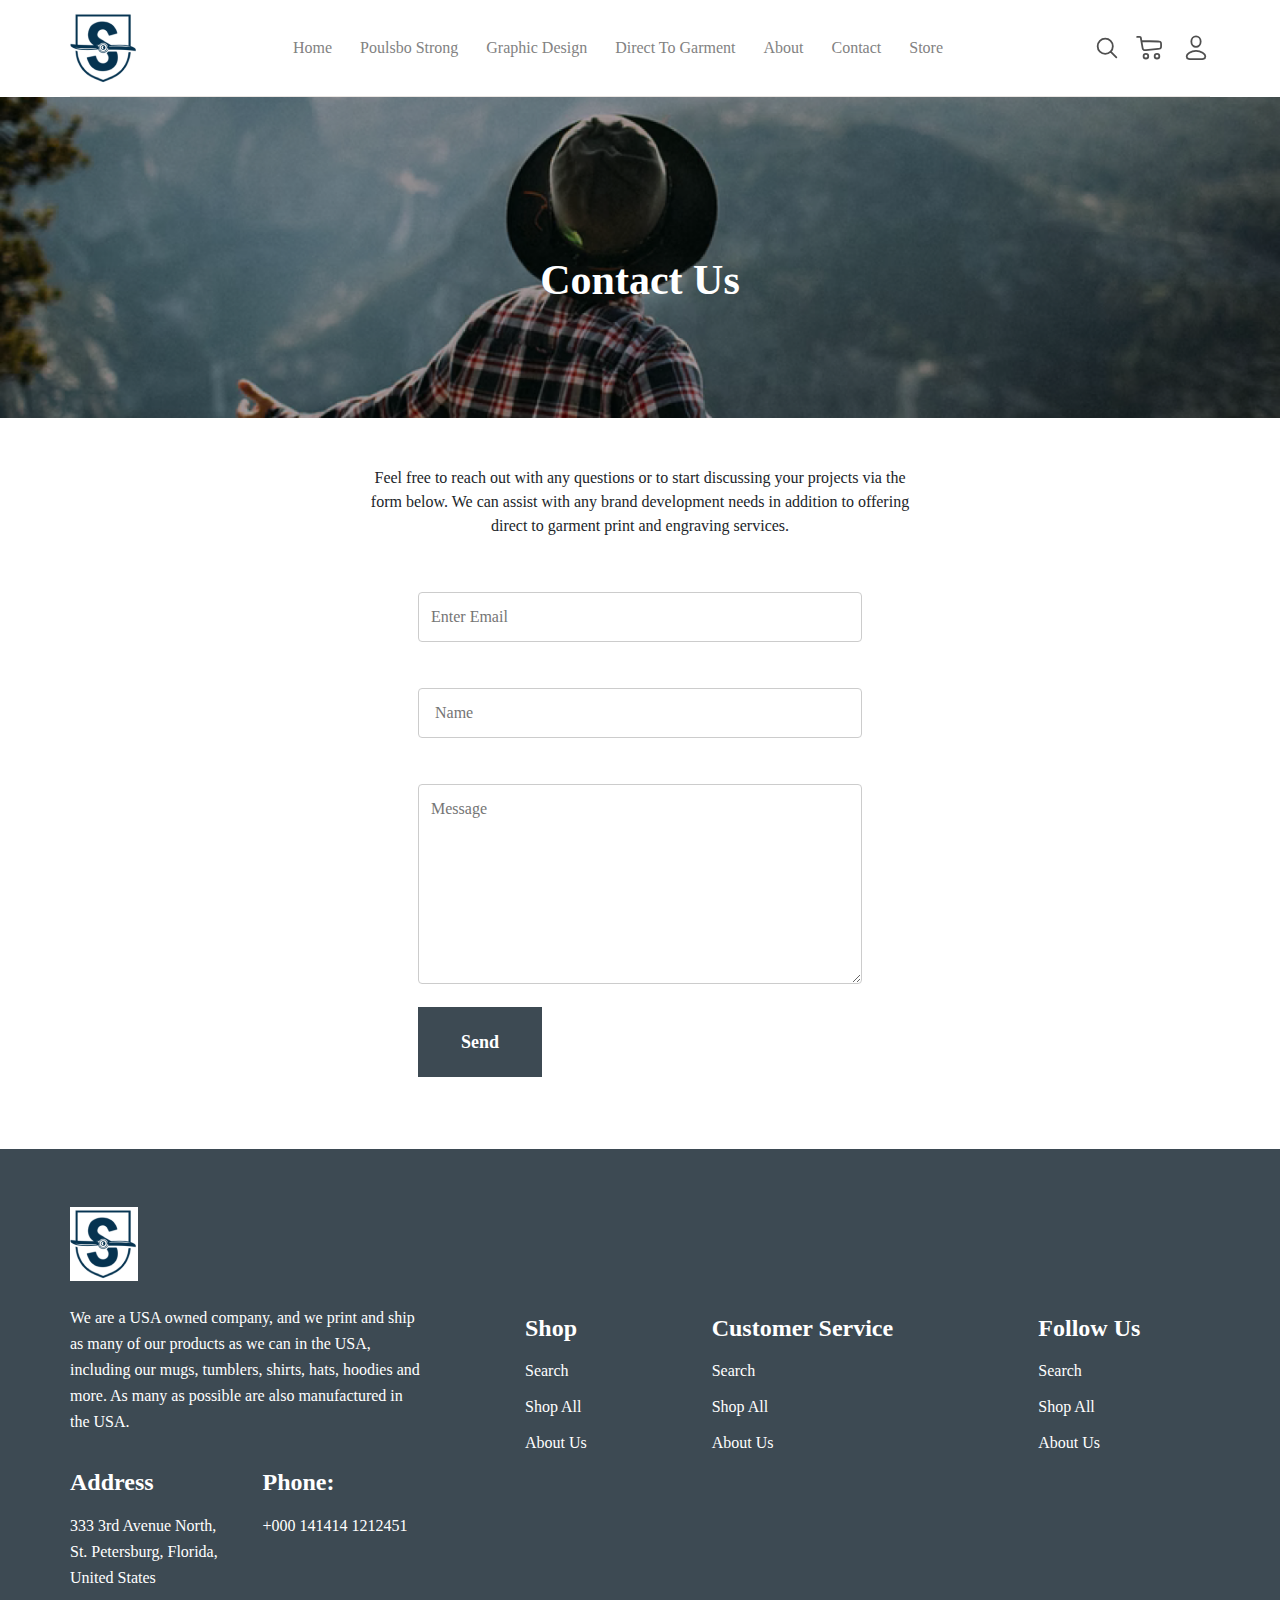
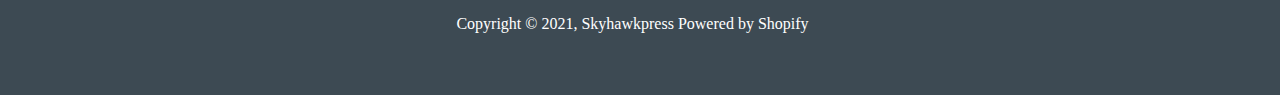
<file: contact.html>
<!DOCTYPE html>
<html lang="en">
  <head>
    <meta charset="UTF-8" />
    <meta name="viewport" content="width=device-width,initial-scale=1" />
    <title>contact</title>

    <!--Font awssam icon-->
    <link
      rel="stylesheet"
      href="https://use.fontawesome.com/releases/v5.5.0/css/all.css"
      integrity="sha384-B4dIYHKNBt8Bc12p+WXckhzcICo0wtJAoU8YZTY5qE0Id1GSseTk6S+L3BlXeVIU"
      crossorigin="anonymous"
    />

    <link rel="stylesheet" href="CSS/slick.css" />
    <link rel="stylesheet" href="CSS/slick-theme.css" />
    <link rel="stylesheet" href="CSS/bootstrap.min.css" />
    <link rel="stylesheet" href="CSS/style.css" />
  </head>

  <body>
    <header>
      <!--Navbar start-->
      <div class="container no-p">
        <nav class="navbar navbar-expand-lg">
          <a class="navbar-brand" href="index.html">
            <img src="images/Logo/image%209.png" alt="" />
          </a>
          <button
            class="navbar-toggler"
            type="button"
            data-toggle="collapse"
            data-target="#navbarText"
            aria-controls="navbarText"
            aria-expanded="false"
            aria-label="Toggle navigation"
          >
            <span class="navbar-toggler-icon">
              <i class="fa fa-bars" aria-hidden="true"></i>
            </span>
          </button>
          <div class="collapse navbar-collapse" id="navbarText">
            <ul class="navbar-nav m-auto">
              <li class="nav-item active">
                <a class="nav-link" href="index.html">Home <span class="sr-only">(current)</span></a>
              </li>
              <li class="nav-item">
                <a class="nav-link" href="#">Poulsbo Strong</a>
              </li>
              <li class="nav-item">
                <a class="nav-link" href="design.html">Graphic Design</a>
              </li>
              <li class="nav-item">
                <a class="nav-link" href="garment.html">Direct To Garment</a>
              </li>
              <li class="nav-item">
                <a class="nav-link" href="about.html">About</a>
              </li>

              <li class="nav-item">
                <a class="nav-link" href="contact.html">Contact</a>
              </li>
              <li class="nav-item">
                <a class="nav-link" href="store.html">Store</a>
              </li>
            </ul>
            <span class="navbar-icon">
              <a href="">
                <img src="images/Icon/serch-bar.svg" alt="" />
              </a>
              <a href="">
                <img src="images/Icon/Cart.svg" alt="" />
              </a>
              <a href="">
                <img src="images/Icon/User.svg" alt="" />
              </a>
            </span>
          </div>
        </nav>
      </div>
    </header>
    <!--Navbar end-->

    <!--Banner Start -->
    <div class="about-banner">
      <img src="images/contact.png" class="img-fluid" alt="" />
      <div class="center">
        <h4 class="">Contact Us</h4>
      </div>
    </div>

    <!--Contact section-->
    <div class="container py-3 py-md-4 py-lg-5">
      <div class="row">
        <div class="col-md-12">
          <p class="text-center">
            Feel free to reach out with any questions or to start discussing your projects via the <br />form below. We
            can assist with any brand development needs in addition to offering <br />direct to garment print and
            engraving services.
          </p>
        </div>
        <div class="col-md-12 my-0 my-md-2 my-lg-4">
          <div class="contact-form">
            <form action="action_page.php">
              <label for="email"></label>
              <input type="text" placeholder="Enter Email" name="email" id="email" required />

              <label for="lname"></label>
              <input type="text" id="lname" name="lastname" placeholder=" Name" />
              <div class="">
                <label for="subject"></label>
                <textarea id="subject" name="subject" placeholder="Message" style="height: 200px"></textarea>
              </div>
              <a class="btn button" href="">Send</a>
            </form>
          </div>
        </div>
      </div>
    </div>

    <!--Footer Start-->
    <footer>
      <div class="footer">
        <div class="container no-pl">
          <a href="index.html">
            <img class="mb-4" src="images/Logo/image%209.png" alt="" />
          </a>
          <div class="row">
            <div class="col-md-4">
              <p>
                We are a USA owned company, and we print and ship as many of our products as we can in the USA,
                including our mugs, tumblers, shirts, hats, hoodies and more. As many as possible are also manufactured
                in the USA.
              </p>
              <div class="row mt-4">
                <div class="col-md-6">
                  <h6>Address</h6>
                  <p>333 3rd Avenue North, St. Petersburg, Florida, United States</p>
                </div>
                <div class="col-md-6">
                  <h6>Phone:</h6>
                  <p>+000 141414 1212451</p>
                </div>
              </div>
            </div>
            <div class="col-md-8">
              <div class="row">
                <div class="col-md-4">
                  <div class="foot-custom">
                    <h6>Shop</h6>
                    <ul>
                      <li><a href="">Search</a></li>
                      <li><a href="store.html" target="_blank">Shop All</a></li>
                      <li><a href="about.html" target="_blank">About Us</a></li>
                    </ul>
                  </div>
                </div>
                <div class="col-md-4">
                  <div>
                    <h6>Customer Service</h6>
                    <ul>
                      <li><a href="">Search</a></li>
                      <li><a href="store.html" target="_blank">Shop All</a></li>
                      <li><a href="about.html" target="_blank">About Us</a></li>
                    </ul>
                  </div>
                </div>
                <div class="col-md-4">
                  <div class="foot-custom">
                    <h6>Follow Us</h6>
                    <ul>
                      <li><a href="">Search</a></li>
                      <li><a href="store.html" target="_blank">Shop All</a></li>
                      <li><a href="about.html" target="_blank">About Us</a></li>
                    </ul>
                  </div>
                </div>
              </div>
            </div>
          </div>
          <div class="footer-bottom">
            <p>Copyright © 2021, Skyhawkpress Powered by Shopify</p>
          </div>
        </div>
      </div>
    </footer>
    <!--Footer End-->

    <script src="JS/jquery-3.6.0.min.js"></script>
    <script src="JS/slim.main.js"></script>
    <script src="JS/popper.min.js"></script>
    <script src="JS/slick.min.js"></script>
    <script src="JS/bootstrap.min.js"></script>
    <script src="JS/main.js"></script>
  </body>
</html>
</file>
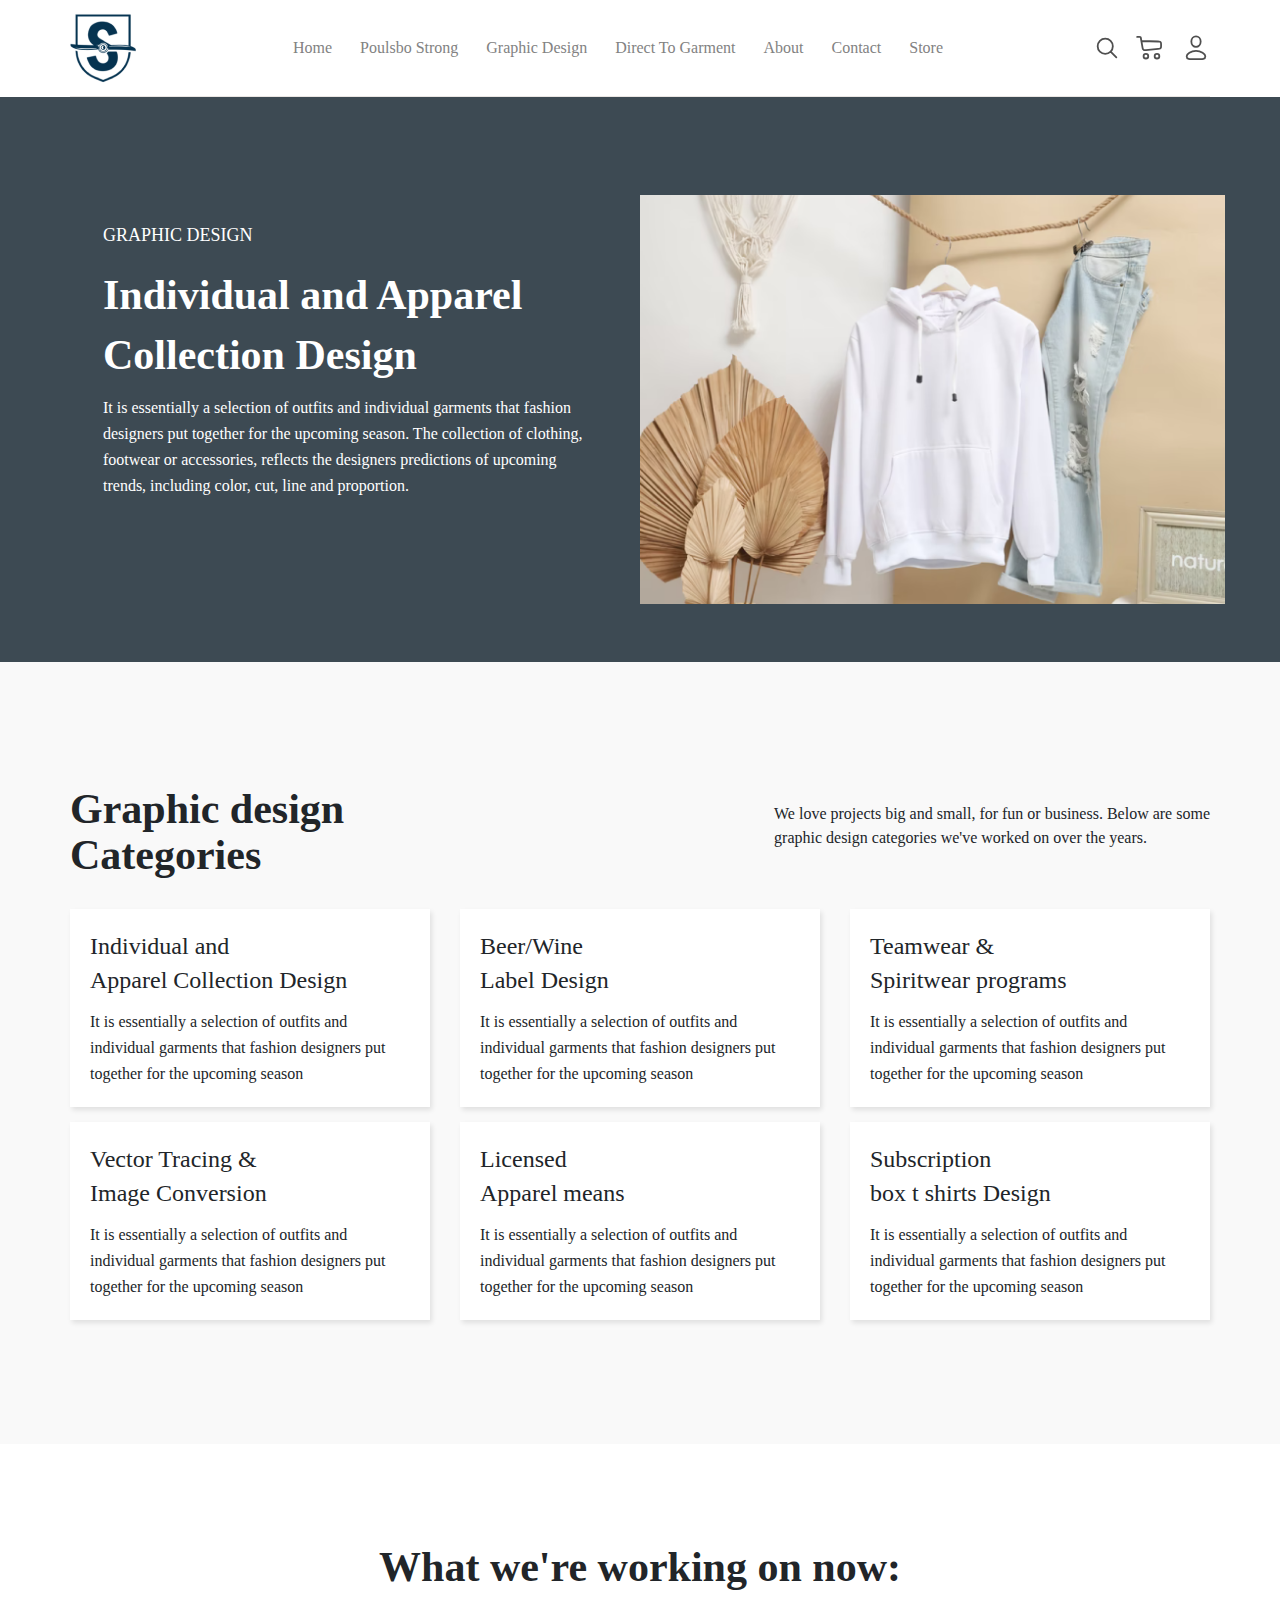
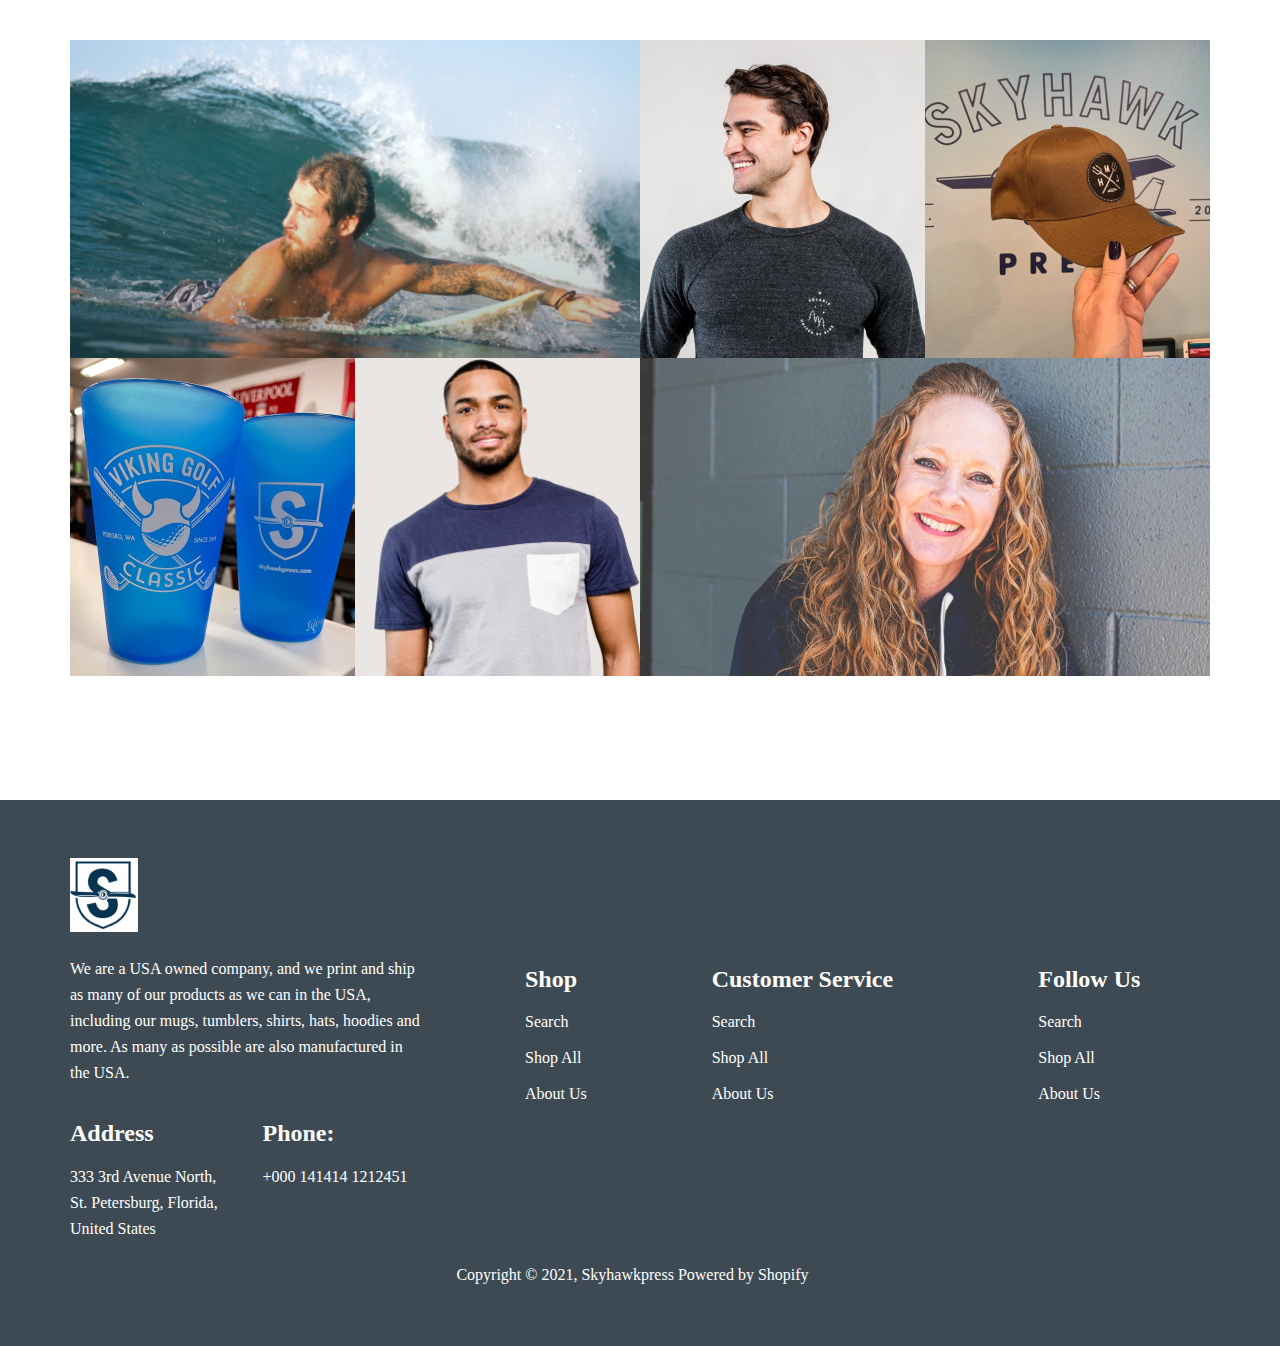
<file: design.html>
<!DOCTYPE html>
<html lang="en">
  <head>
    <meta charset="UTF-8" />
    <meta name="viewport" content="width=device-width,initial-scale=1" />
    <title>Graphic Design</title>

    <!--Font awssam icon-->
    <link
      rel="stylesheet"
      href="https://use.fontawesome.com/releases/v5.5.0/css/all.css"
      integrity="sha384-B4dIYHKNBt8Bc12p+WXckhzcICo0wtJAoU8YZTY5qE0Id1GSseTk6S+L3BlXeVIU"
      crossorigin="anonymous"
    />

    <link rel="stylesheet" href="CSS/slick.css" />
    <link rel="stylesheet" href="CSS/slick-theme.css" />
    <link rel="stylesheet" href="CSS/bootstrap.min.css" />
    <link rel="stylesheet" href="CSS/style.css" />
  </head>

  <body>
    <header>
      <!--Navbar start-->
      <div class="container no-p">
        <nav class="navbar navbar-expand-lg">
          <a class="navbar-brand" href="index.html">
            <img src="images/Logo/image%209.png" alt="" />
          </a>
          <button
            class="navbar-toggler"
            type="button"
            data-toggle="collapse"
            data-target="#navbarText"
            aria-controls="navbarText"
            aria-expanded="false"
            aria-label="Toggle navigation"
          >
            <span class="navbar-toggler-icon">
              <i class="fa fa-bars" aria-hidden="true"></i>
            </span>
          </button>
          <div class="collapse navbar-collapse" id="navbarText">
            <ul class="navbar-nav m-auto">
              <li class="nav-item active">
                <a class="nav-link" href="index.html">Home</a>
              </li>
              <li class="nav-item">
                <a class="nav-link" href="#">Poulsbo Strong</a>
              </li>
              <li class="nav-item">
                <a class="nav-link" href="design.html">Graphic Design <span class="sr-only">(current)</span></a>
              </li>
              <li class="nav-item">
                <a class="nav-link" href="garment.html">Direct To Garment</a>
              </li>
              <li class="nav-item">
                <a class="nav-link" href="about.html">About</a>
              </li>

              <li class="nav-item">
                <a class="nav-link" href="contact.html">Contact</a>
              </li>
              <li class="nav-item">
                <a class="nav-link" href="store.html">Store</a>
              </li>
            </ul>
            <span class="navbar-icon">
              <a href="">
                <img src="images/Icon/serch-bar.svg" alt="" />
              </a>
              <a href="">
                <img src="images/Icon/Cart.svg" alt="" />
              </a>
              <a href="">
                <img src="images/Icon/User.svg" alt="" />
              </a>
            </span>
          </div>
        </nav>
      </div>
    </header>
    <!--Navbar end-->

    <!--banner start-->
    <div class="bottom-banner">
      <div class="container no-p">
        <div class="row flex-column-reverse flex-md-row">
          <div class="col-md-6 px-2 px-md-3 px-lg-5">
            <h6>GRAPHIC DESIGN</h6>
            <h4>Individual and Apparel Collection Design</h4>
            <p>
              It is essentially a selection of outfits and individual garments that fashion designers put together for
              the upcoming season. The collection of clothing, footwear or accessories, reflects the designers
              predictions of upcoming trends, including color, cut, line and proportion.
            </p>
          </div>
          <div class="col-md-6 design no-p">
            <img class="img-fluid" src="images/Graphic%20design.png" style="" alt="" />
          </div>
        </div>
      </div>
    </div>
    <!--Design-banner end-->

    <!--Work sections start-->
    <div id="work">
      <div class="container no-p">
        <div class="row">
          <div class="col-12 col-md-6 col-lg-6">
            <h4 class="text-center text-md-left text-lg-left">
              Graphic design <br />
              Categories
            </h4>
          </div>
          <div class="col-12 col-md-6 col-lg-6">
            <p class="mt-3 d-flex justify-content-end">
              We love projects big and small, for fun or business. Below are some <br />
              graphic design categories we've worked on over the years.
            </p>
          </div>
        </div>

        <div class="row">
          <div class="col-12 col-md-6 col-lg-4">
            <div class="card">
              <div class="card-body">
                <h6 class="card-title">
                  Individual and <br />
                  Apparel Collection Design
                </h6>
                <p class="card-text">
                  It is essentially a selection of outfits and individual garments that fashion designers put together
                  for the upcoming season
                </p>
              </div>
            </div>
          </div>
          <div class="col-12 col-md-6 col-lg-4">
            <div class="card">
              <div class="card-body">
                <h6 class="card-title">
                  Beer/Wine <br />
                  Label Design
                </h6>
                <p class="card-text">
                  It is essentially a selection of outfits and individual garments that fashion designers put together
                  for the upcoming season
                </p>
              </div>
            </div>
          </div>
          <div class="col-12 col-md-6 col-lg-4">
            <div class="card">
              <div class="card-body">
                <h6 class="card-title">
                  Teamwear & <br />
                  Spiritwear programs
                </h6>
                <p class="card-text">
                  It is essentially a selection of outfits and individual garments that fashion designers put together
                  for the upcoming season
                </p>
              </div>
            </div>
          </div>
          <div class="col-12 col-md-6 col-lg-4">
            <div class="card">
              <div class="card-body">
                <h6 class="card-title">
                  Vector Tracing & <br />
                  Image Conversion
                </h6>
                <p class="card-text">
                  It is essentially a selection of outfits and individual garments that fashion designers put together
                  for the upcoming season
                </p>
              </div>
            </div>
          </div>
          <div class="col-12 col-md-6 col-lg-4">
            <div class="card">
              <div class="card-body">
                <h6 class="card-title">Licensed <br />Apparel means</h6>
                <p class="card-text">
                  It is essentially a selection of outfits and individual garments that fashion designers put together
                  for the upcoming season
                </p>
              </div>
            </div>
          </div>
          <div class="col-12 col-md-6 col-lg-4">
            <div class="card">
              <div class="card-body">
                <h6 class="card-title">
                  Subscription <br />
                  box t shirts Design
                </h6>
                <p class="card-text">
                  It is essentially a selection of outfits and individual garments that fashion designers put together
                  for the upcoming season
                </p>
              </div>
            </div>
          </div>
        </div>
        <!--Card End-->
      </div>
    </div>
    <!--Work sections End-->

    <!--gallery start-->
    <div class="gallery" style="background: none">
      <div class="container">
        <h4 class="text-center">What we're working on now:</h4>
        <div class="row mt-5">
          <div class="col-6 col-md-6 large no-p">
            <a href="" class=""><img src="images/Rectangle%203814.png" alt="" /></a>
          </div>
          <div class="col-3 col-md-3 smale-1 no-p">
            <a href="" class="">
              <img src="images/Rectangle%203816.png" alt="" />
            </a>
          </div>
          <div class="col-3 col-md-3 smale-2 no-p">
            <a href="">
              <img src="images/Rectangle%203815.png" alt="" />
            </a>
          </div>
        </div>
        <div class="row">
          <div class="col-6 col-md-3 no-p large">
            <a href="">
              <img src="images/Rectangle%203818.png" alt="" />
            </a>
          </div>
          <div class="col-3 col-md-3 smale-1 no-p">
            <a href="">
              <img src="images/Brand/Rectangle%203769.png" alt="" />
            </a>
          </div>
          <div class="col-3 col-md-6 smale-2 no-p">
            <a href="">
              <img src="images/Rectangle%203819.png" alt="" />
            </a>
          </div>
        </div>
      </div>
    </div>
    <!--gallery end-->

    <!--Footer Start-->
    <footer>
      <div class="footer">
        <div class="container no-pl">
          <a href="index.html">
            <img class="mb-4" src="images/Logo/image%209.png" alt="" />
          </a>
          <div class="row">
            <div class="col-md-4">
              <p>
                We are a USA owned company, and we print and ship as many of our products as we can in the USA,
                including our mugs, tumblers, shirts, hats, hoodies and more. As many as possible are also manufactured
                in the USA.
              </p>
              <div class="row mt-4">
                <div class="col-md-6">
                  <h6>Address</h6>
                  <p>333 3rd Avenue North, St. Petersburg, Florida, United States</p>
                </div>
                <div class="col-md-6">
                  <h6>Phone:</h6>
                  <p>+000 141414 1212451</p>
                </div>
              </div>
            </div>
            <div class="col-md-8">
              <div class="row">
                <div class="col-md-4">
                  <div class="foot-custom">
                    <h6>Shop</h6>
                    <ul>
                      <li><a href="">Search</a></li>
                      <li><a href="store.html" target="_blank">Shop All</a></li>
                      <li><a href="about.html" target="_blank">About Us</a></li>
                    </ul>
                  </div>
                </div>
                <div class="col-md-4">
                  <div>
                    <h6>Customer Service</h6>
                    <ul>
                      <li><a href="">Search</a></li>
                      <li><a href="store.html" target="_blank">Shop All</a></li>
                      <li><a href="about.html" target="_blank">About Us</a></li>
                    </ul>
                  </div>
                </div>
                <div class="col-md-4">
                  <div class="foot-custom">
                    <h6>Follow Us</h6>
                    <ul>
                      <li><a href="">Search</a></li>
                      <li><a href="store.html" target="_blank">Shop All</a></li>
                      <li><a href="about.html" target="_blank">About Us</a></li>
                    </ul>
                  </div>
                </div>
              </div>
            </div>
          </div>
          <div class="footer-bottom">
            <p>Copyright © 2021, Skyhawkpress Powered by Shopify</p>
          </div>
        </div>
      </div>
    </footer>
    <!--Footer End-->

    <script src="JS/jquery-3.6.0.min.js"></script>
    <script src="JS/slim.main.js"></script>
    <script src="JS/popper.min.js"></script>
    <script src="JS/slick.min.js"></script>
    <script src="JS/bootstrap.min.js"></script>
    <script src="JS/main.js"></script>
  </body>
</html>
</file>
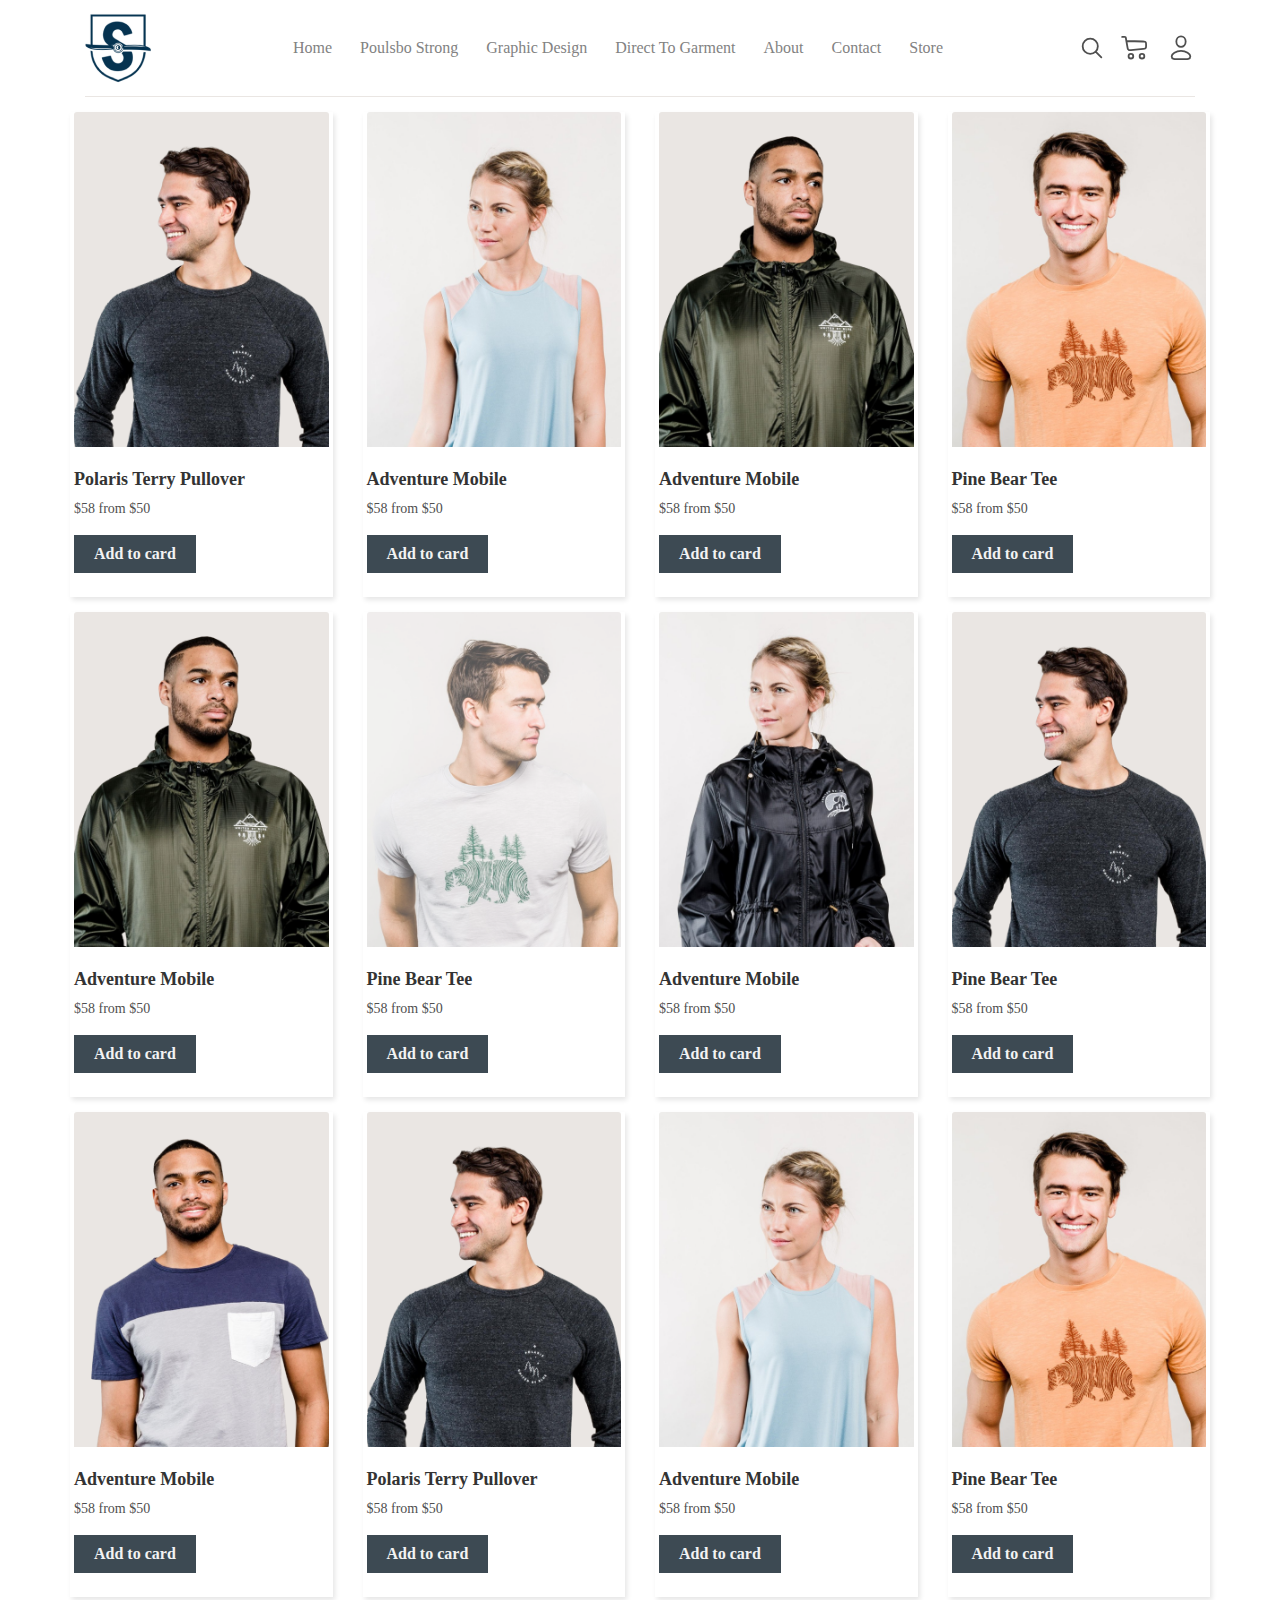
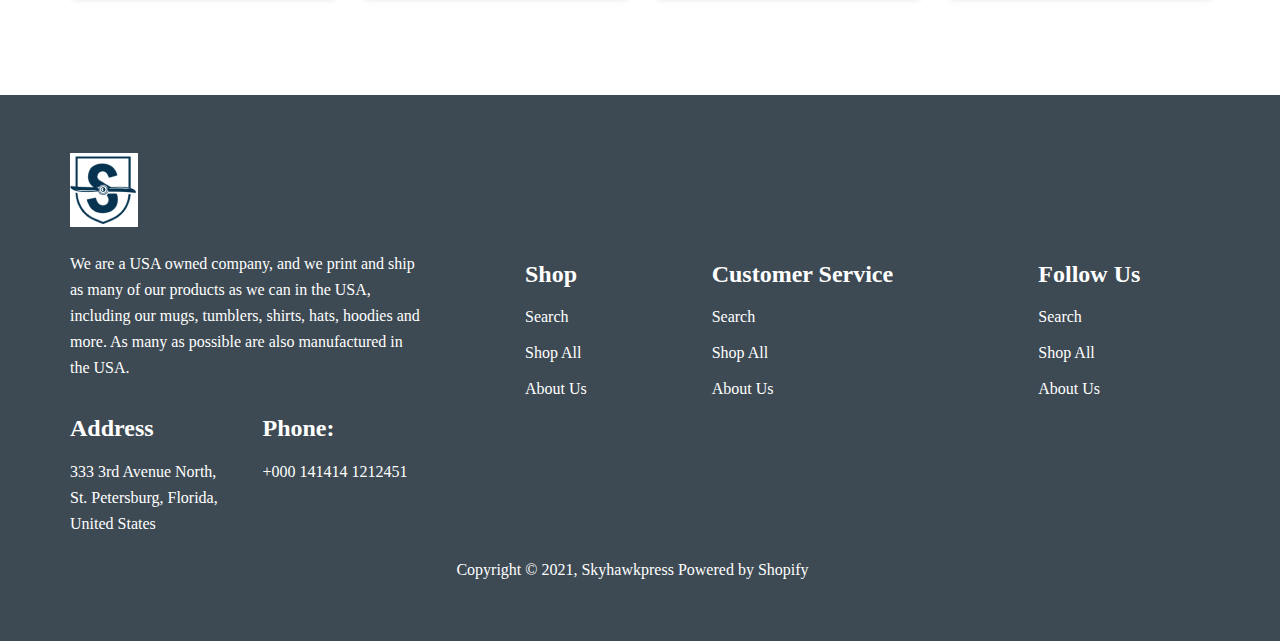
<file: store.html>
<!DOCTYPE html>
<html lang="en">
<head>
    <meta charset="UTF-8">
    <meta name="viewport" content="width=device-width,initial-scale=1">
    <title>Store</title>

    <!--Font awssam icon-->
    <link rel="stylesheet" href="https://use.fontawesome.com/releases/v5.5.0/css/all.css" integrity="sha384-B4dIYHKNBt8Bc12p+WXckhzcICo0wtJAoU8YZTY5qE0Id1GSseTk6S+L3BlXeVIU" crossorigin="anonymous">

    <link rel="stylesheet" href="CSS/slick.css">
    <link rel="stylesheet" href="CSS/slick-theme.css">
    <link rel="stylesheet" href="CSS/bootstrap.min.css">
    <link rel="stylesheet" href="CSS/style.css">
</head>

<body>
     
    <header>
        <!--Navbar start-->
        <div class="container">
            <nav class="navbar navbar-expand-lg">
                <a class="navbar-brand" href="index.html">
                    <img src="images/Logo/image%209.png" alt="">
                </a>
                <button class="navbar-toggler" type="button" data-toggle="collapse" data-target="#navbarText" aria-controls="navbarText" aria-expanded="false" aria-label="Toggle navigation">
                    <span class="navbar-toggler-icon">
                        <i class="fa fa-bars" aria-hidden="true"></i>
                    </span>
                </button>
                <div class="collapse navbar-collapse" id="navbarText">
                    <ul class="navbar-nav m-auto">
                        <li class="nav-item active">
                            <a class="nav-link" href="index.html">Home </a>
                        </li>
                        <li class="nav-item">
                            <a class="nav-link" href="#">Poulsbo Strong</a>
                        </li>
                        <li class="nav-item">
                            <a class="nav-link" href="design.html">Graphic Design</a>
                        </li>
                        <li class="nav-item">
                            <a class="nav-link" href="garment.html">Direct To Garment</a>
                        </li>
                        <li class="nav-item">
                            <a class="nav-link" href="about.html">About</a>
                        </li>

                        <li class="nav-item">
                            <a class="nav-link" href="contact.html">Contact</a>
                        </li>
                        <li class="nav-item">
                            <a class="nav-link" href="store.html">Store
                            <span class="sr-only">(current)</span></a>
                        </li>

                    </ul>
                    <span class="navbar-icon">
                        <a href="">
                           <img src="images/Icon/serch-bar.svg" alt="">
                        </a>
                        <a href="">
                            <img src="images/Icon/Cart.svg" alt="">
                        </a>
                        <a href="">
                            <img src="images/Icon/User.svg" alt="">
                        </a>
                    </span>
                </div>
            </nav>
        </div>
    </header>
    <!--Navbar end-->



    <!--Product Start-->
    <div class="product pt-0" style="background: #FFFFFF;">
        <div class="container no-p">

            <div class="row">
                <div class="col-6 col-md-4 col-lg-3">
                    <div class="card ">
                        <img class="card-img-top" src="images/Brand/Rectangle%203775.png" alt="Card image cap">
                        <div class="card-body">
                            <h6 class="card-title">Polaris Terry Pullover</h6>
                            <p class="card-text">$58 from $50</p>

                        </div>
                        <div class="card-footer no-p my-3">
                            <a class="add-card" href="view.html" target="_blank">Add to card</a>
                        </div>
                    </div>
                </div>
                <div class="col-6 col-md-4 col-lg-3">
                    <div class="card">
                        <img class="card-img-top" src="images/Brand/Rectangle%203768.png" alt="Card image cap">
                        <div class="card-body">
                            <h6 class="card-title">Adventure Mobile </h6>
                            <p class="card-text">$58 from $50</p>

                        </div>
                        <div class="card-footer no-p my-3">
                            <a class="add-card" href="view.html" target="_blank">Add to card</a>
                        </div>

                    </div>
                </div>
                  <div class="col-6 col-md-4 col-lg-3">
                    <div class="card ">
                        <img class="card-img-top" src="images/Brand/Rectangle%203774.png" alt="Card image cap">
                        <div class="card-body">
                            <h6 class="card-title">Adventure Mobile </h6>
                            <p class="card-text">$58 from $50</p>

                        </div>
                        <div class="card-footer no-p my-3">
                            <a class="add-card" href="view.html" target="_blank">Add to card</a>
                        </div>
                    </div>
                </div>
                <div class="col-6 col-md-4 col-lg-3">
                    <div class="card">
                        <img class="card-img-top" src="images/Brand/Rectangle%203773.png" alt="Card image cap">
                        <div class="card-body">
                            <h6 class="card-title">Pine Bear Tee</h6>
                            <p class="card-text">$58 from $50</p>

                        </div>
                        <div class="card-footer no-p my-3">
                            <a class="add-card" href="view.html" target="_blank">Add to card</a>
                        </div>
                    </div>
                </div>
                <div class="col-6 col-md-4 col-lg-3">
                    <div class="card ">
                        <img class="card-img-top" src="images/Brand/Rectangle%203774.png" alt="Card image cap">
                        <div class="card-body">
                            <h6 class="card-title">Adventure Mobile </h6>
                            <p class="card-text">$58 from $50</p>

                        </div>
                        <div class="card-footer no-p my-3">
                            <a class="add-card" href="view.html" target="_blank">Add to card</a>
                        </div>
                    </div>
                </div>
                <div class="col-6 col-md-4 col-lg-3">
                    <div class="card">
                        <img class="card-img-top" src="images/Brand/Rectangle%203772.png" alt="Card image cap">
                        <div class="card-body">
                            <h6 class="card-title">Pine Bear Tee</h6>
                            <p class="card-text">$58 from $50</p>

                        </div>
                        <div class="card-footer no-p my-3">
                            <a class="add-card" href="view.html" target="_blank">Add to card</a>
                        </div>
                    </div>
                </div>
                <div class="col-6 col-md-4 col-lg-3">
                    <div class="card">
                        <img class="card-img-top" src="images/Brand/Rectangle%203771.png" alt="Card image cap">
                        <div class="card-body">
                            <h6 class="card-title">Adventure Mobile </h6>
                            <p class="card-text">$58 from $50</p>

                        </div>
                        <div class="card-footer no-p my-3">
                            <a class="add-card" href="view.html" target="_blank">Add to card</a>
                        </div>

                    </div>
                </div>
                <div class="col-6 col-md-4 col-lg-3">
                    <div class="card">
                        <img class="card-img-top" src="images/Brand/Rectangle%203775.png" alt="Card image cap">
                        <div class="card-body">
                            <h6 class="card-title">Pine Bear Tee</h6>
                            <p class="card-text">$58 from $50</p>

                        </div>
                        <div class="card-footer no-p my-3">
                            <a class="add-card" href="view.html" target="_blank">Add to card</a>
                        </div>

                    </div>
                </div>

                <div class="col-6 col-md-4 col-lg-3">
                    <div class="card">
                        <img class="card-img-top" src="images/Brand/Rectangle%203769.png" alt="Card image cap">
                        <div class="card-body">
                            <h6 class="card-title">Adventure Mobile </h6>
                            <p class="card-text">$58 from $50</p>

                        </div>
                        <div class="card-footer no-p my-3">
                            <a class="add-card" href="view.html" target="_blank">Add to card</a>
                        </div>
                    </div>
                </div>
                <div class="col-6 col-md-4 col-lg-3">
                    <div class="card ">
                        <img class="card-img-top" src="images/Brand/Rectangle%203775.png" alt="Card image cap">
                        <div class="card-body">
                            <h6 class="card-title">Polaris Terry Pullover</h6>
                            <p class="card-text">$58 from $50</p>

                        </div>
                        <div class="card-footer no-p my-3">
                            <a class="add-card" href="view.html" target="_blank">Add to card</a>
                        </div>
                    </div>
                </div>
                <div class="col-6 col-md-4 col-lg-3">
                    <div class="card">
                        <img class="card-img-top" src="images/Brand/Rectangle%203768.png" alt="Card image cap">
                        <div class="card-body">
                            <h6 class="card-title">Adventure Mobile </h6>
                            <p class="card-text">$58 from $50</p>

                        </div>
                        <div class="card-footer no-p my-3">
                            <a class="add-card" href="view.html" target="_blank">Add to card</a>
                        </div>

                    </div>
                </div>
                <div class="col-6 col-md-4 col-lg-3">
                    <div class="card">
                        <img class="card-img-top" src="images/Brand/Rectangle%203773.png" alt="Card image cap">
                        <div class="card-body">
                            <h6 class="card-title">Pine Bear Tee</h6>
                            <p class="card-text">$58 from $50</p>

                        </div>
                        <div class="card-footer no-p my-3">
                            <a class="add-card" href="view.html" target="_blank">Add to card</a>
                        </div>
                    </div>
                </div>
              

            </div>

        </div>
    </div>
    <!--Product end-->

<!--Footer Start-->
    <footer>
        <div class="footer">
            <div class="container no-pl">
                <a href="index.html">
                    <img class="mb-4" src="images/Logo/image%209.png" alt="">
                </a>
                <div class="row">
                    <div class="col-md-4">
                        <p>We are a USA owned company, and we print and ship as many of our products as we can in the USA, including our mugs, tumblers, shirts, hats, hoodies and more. As many as possible are also manufactured in the USA.</p>
                        <div class="row mt-4">
                            <div class="col-md-6">
                                <h6>Address</h6>
                                <p>333 3rd Avenue North, St. Petersburg, Florida, United States</p>
                            </div>
                            <div class="col-md-6">
                                <h6>Phone:</h6>
                                <p>+000 141414 1212451</p>
                            </div>
                        </div>
                    </div>
                    <div class="col-md-8">
                        <div class="row">

                            <div class="col-md-4">
                                <div class="foot-custom ">
                                    <h6>Shop</h6>
                                    <ul>
                                        <li><a href="">Search</a></li>
                                        <li><a href="store.html" target="_blank">Shop All</a></li>
                                        <li><a href="about.html" target="_blank">About Us</a></li>
                                    </ul>
                                </div>
                            </div>
                            <div class="col-md-4">
                                <div>
                                    <h6>Customer Service</h6>
                                    <ul>
                                        <li><a href="">Search</a></li>
                                        <li><a href="store.html" target="_blank">Shop All</a></li>
                                        <li><a href="about.html" target="_blank">About Us</a></li>
                                    </ul>
                                </div>

                            </div>
                            <div class="col-md-4">
                                <div class="foot-custom">
                                    <h6>Follow Us</h6>
                                    <ul>
                                        <li><a href="">Search</a></li>
                                        <li><a href="store.html" target="_blank">Shop All</a></li>
                                        <li><a href="about.html" target="_blank">About Us</a></li>
                                    </ul>
                                </div>

                            </div>
                        </div>
                    </div>
                </div>
                <div class="footer-bottom">
                    <p>Copyright © 2021, Skyhawkpress Powered by Shopify</p>
                </div>
            </div>
        </div>
    </footer>
    <!--Footer End-->


    <script src="JS/jquery-3.6.0.min.js"></script>
    <script src="JS/slim.main.js"></script>
    <script src="JS/popper.min.js"></script>
    <script src="JS/slick.min.js"></script>
    <script src="JS/bootstrap.min.js"></script>
    <script src="JS/main.js"></script>
</body></html>
</file>
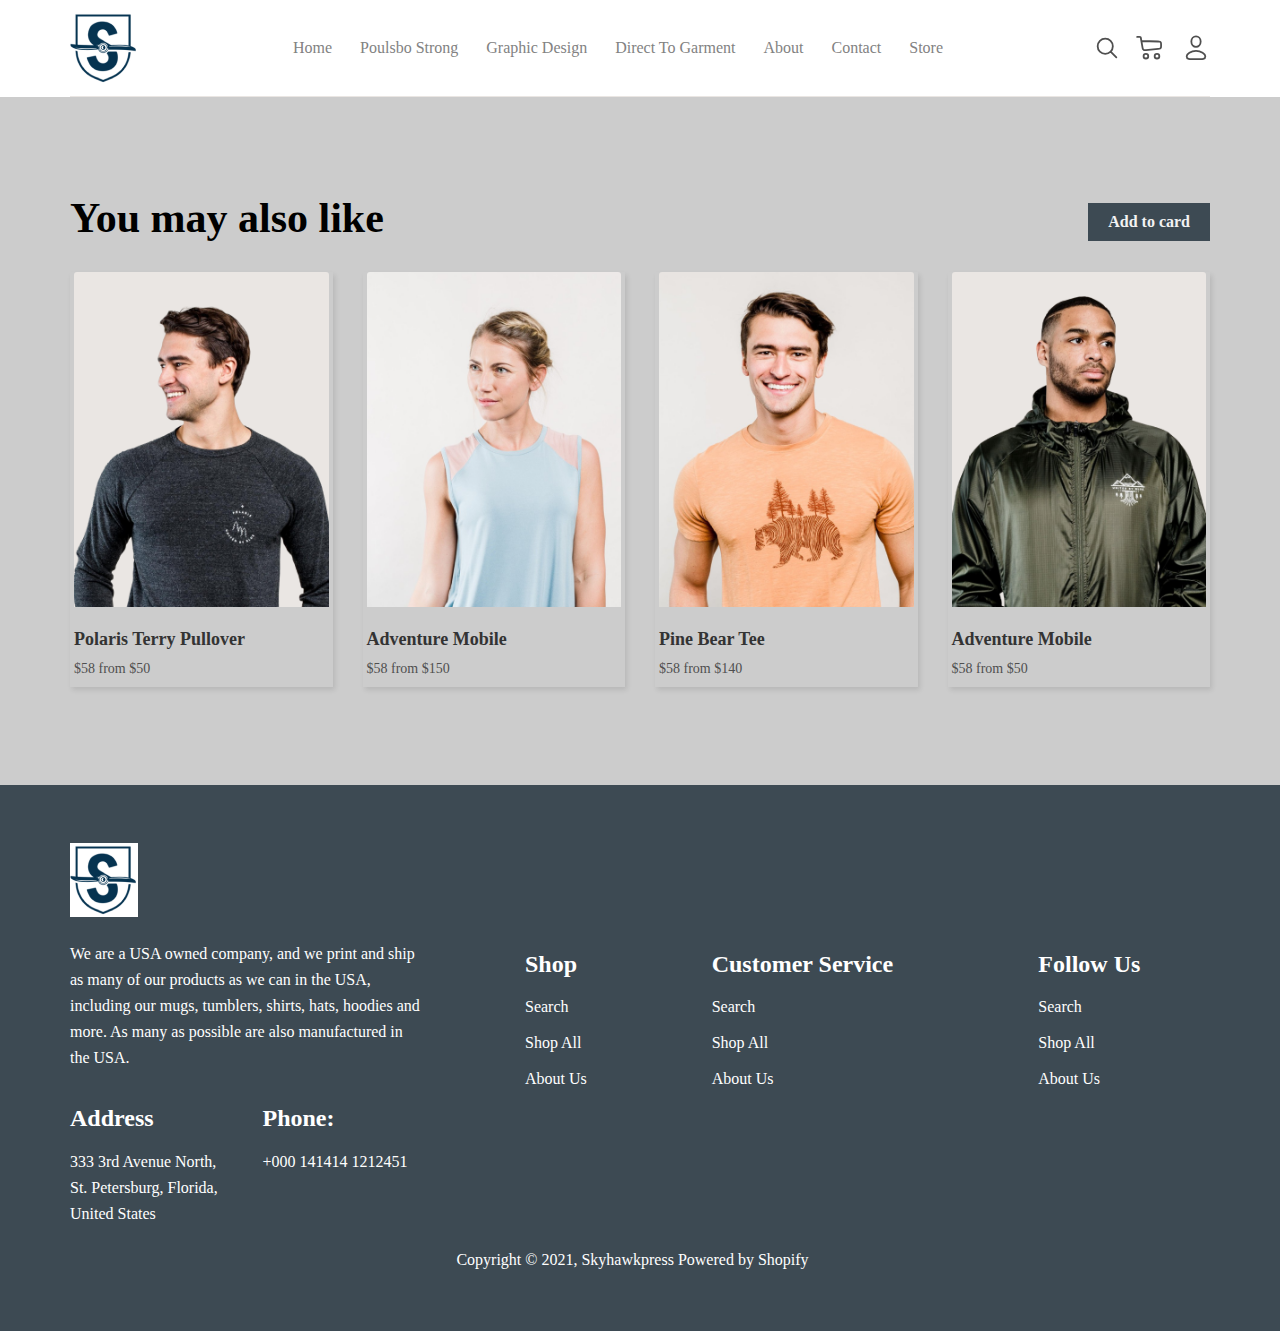
<file: view.html>
<!DOCTYPE html>
<html lang="en">
  <head>
    <meta charset="UTF-8" />
    <meta name="viewport" content="width=device-width,initial-scale=1" />
    <title>View page</title>

    <!--Font awssam icon-->
    <link
      rel="stylesheet"
      href="https://use.fontawesome.com/releases/v5.5.0/css/all.css"
      integrity="sha384-B4dIYHKNBt8Bc12p+WXckhzcICo0wtJAoU8YZTY5qE0Id1GSseTk6S+L3BlXeVIU"
      crossorigin="anonymous"
    />

    <link rel="stylesheet" href="CSS/slick.css" />
    <link rel="stylesheet" href="CSS/slick-theme.css" />
    <link rel="stylesheet" href="CSS/bootstrap.min.css" />
    <link rel="stylesheet" href="CSS/style.css" />
  </head>

  <body>
    <header>
      <!--Navbar start-->
      <div class="container no-p">
        <nav class="navbar navbar-expand-lg">
          <a class="navbar-brand" href="index.html">
            <img src="images/Logo/image%209.png" alt="" />
          </a>
          <button
            class="navbar-toggler"
            type="button"
            data-toggle="collapse"
            data-target="#navbarText"
            aria-controls="navbarText"
            aria-expanded="false"
            aria-label="Toggle navigation"
          >
            <span class="navbar-toggler-icon">
              <i class="fa fa-bars" aria-hidden="true"></i>
            </span>
          </button>
          <div class="collapse navbar-collapse" id="navbarText">
            <ul class="navbar-nav m-auto">
              <li class="nav-item active">
                <a class="nav-link" href="index.html">Home</a>
              </li>
              <li class="nav-item">
                <a class="nav-link" href="#">Poulsbo Strong</a>
              </li>
              <li class="nav-item">
                <a class="nav-link" href="design.html">Graphic Design</a>
              </li>
              <li class="nav-item">
                <a class="nav-link" href="garment.html">Direct To Garment</a>
              </li>
              <li class="nav-item">
                <a class="nav-link" href="about.html">About</a>
              </li>

              <li class="nav-item">
                <a class="nav-link" href="contact.html">Contact</a>
              </li>
              <li class="nav-item">
                <a class="nav-link" href="store.html">Store</a>
              </li>
            </ul>
            <span class="navbar-icon">
              <a href="">
                <img src="images/Icon/serch-bar.svg" alt="" />
              </a>
              <a href="">
                <img src="images/Icon/Cart.svg" alt="" />
              </a>
              <a href="">
                <img src="images/Icon/User.svg" alt="" />
              </a>
            </span>
          </div>
        </nav>
      </div>
    </header>
    <!--Navbar end-->

    <!--Product Start-->
    <div class="product">
      <div class="container no-p">
        <div class="row">
          <div class="col-12 col-md-6">
            <h4 class="text-center text-md-left">You may also like</h4>
          </div>
          <div class="col-12 col-md-6 mt-2">
            <a class="add-card float-right" href="">Add to card</a>
          </div>
        </div>
        <div class="row">
          <div class="col-6 col-md-6 col-lg-3">
            <div class="card">
              <img class="card-img-top" src="images/Brand/Rectangle%203775.png" alt="Card image cap" />
              <div class="card-body">
                <h6 class="card-title">Polaris Terry Pullover</h6>
                <p class="card-text">$58 from $50</p>
              </div>
            </div>
          </div>
          <div class="col-6 col-md-6 col-lg-3">
            <div class="card">
              <img class="card-img-top" src="images/Brand/Rectangle%203768.png" alt="Card image cap" />
              <div class="card-body">
                <h6 class="card-title">Adventure Mobile</h6>
                <p class="card-text">$58 from $150</p>
              </div>
            </div>
          </div>
          <div class="col-6 col-md-6 col-lg-3">
            <div class="card">
              <img class="card-img-top" src="images/Brand/Rectangle%203773.png" alt="Card image cap" />
              <div class="card-body">
                <h6 class="card-title">Pine Bear Tee</h6>
                <p class="card-text">$58 from $140</p>
              </div>
            </div>
          </div>
          <div class="col-6 col-md-6 col-lg-3">
            <div class="card">
              <img class="card-img-top" src="images/Brand/Rectangle%203774.png" alt="Card image cap" />
              <div class="card-body">
                <h6 class="card-title">Adventure Mobile</h6>
                <p class="card-text">$58 from $50</p>
              </div>
            </div>
          </div>
        </div>
      </div>
    </div>
    <!--Product end-->

    <!--Footer Start-->
    <footer>
      <div class="footer">
        <div class="container no-pl">
          <a href="index.html">
            <img class="mb-4" src="images/Logo/image%209.png" alt="" />
          </a>
          <div class="row">
            <div class="col-md-4">
              <p>
                We are a USA owned company, and we print and ship as many of our products as we can in the USA,
                including our mugs, tumblers, shirts, hats, hoodies and more. As many as possible are also manufactured
                in the USA.
              </p>
              <div class="row mt-4">
                <div class="col-md-6">
                  <h6>Address</h6>
                  <p>333 3rd Avenue North, St. Petersburg, Florida, United States</p>
                </div>
                <div class="col-md-6">
                  <h6>Phone:</h6>
                  <p>+000 141414 1212451</p>
                </div>
              </div>
            </div>
            <div class="col-md-8">
              <div class="row">
                <div class="col-md-4">
                  <div class="foot-custom">
                    <h6>Shop</h6>
                    <ul>
                      <li><a href="">Search</a></li>
                      <li><a href="store.html" target="_blank">Shop All</a></li>
                      <li><a href="about.html" target="_blank">About Us</a></li>
                    </ul>
                  </div>
                </div>
                <div class="col-md-4">
                  <div>
                    <h6>Customer Service</h6>
                    <ul>
                      <li><a href="">Search</a></li>
                      <li><a href="store.html" target="_blank">Shop All</a></li>
                      <li><a href="about.html" target="_blank">About Us</a></li>
                    </ul>
                  </div>
                </div>
                <div class="col-md-4">
                  <div class="foot-custom">
                    <h6>Follow Us</h6>
                    <ul>
                      <li><a href="">Search</a></li>
                      <li><a href="store.html" target="_blank">Shop All</a></li>
                      <li><a href="about.html" target="_blank">About Us</a></li>
                    </ul>
                  </div>
                </div>
              </div>
            </div>
          </div>
          <div class="footer-bottom">
            <p>Copyright © 2021, Skyhawkpress Powered by Shopify</p>
          </div>
        </div>
      </div>
    </footer>
    <!--Footer End-->

    <script src="JS/jquery-3.6.0.min.js"></script>
    <script src="JS/slim.main.js"></script>
    <script src="JS/popper.min.js"></script>
    <script src="JS/slick.min.js"></script>
    <script src="JS/bootstrap.min.js"></script>
    <script src="JS/main.js"></script>
  </body>
</html>
</file>
<file: CSS/style.css>
* {
  margin: 0;
  padding: 0;
  font-family: Graphik;
}

h1,
h2,
h3,
h4,
h5,
h6 {
  margin: 0px;
  font-style: normal;
}

h1 {
  font-weight: bold;
  font-size: 72px;
}

h2 {
  font-weight: 600;
  font-size: 48px;
}

h3 {
  font-weight: 600;
  font-size: 46px;
}

h4 {
  font-weight: 600;
  font-size: 42px;
}

h5 {
  font-weight: 500;
  font-size: 36px;
}

h6 {
  font-weight: 500;
  font-size: 34px;
}

p {
  margin: 0px;
  font-size: 16px;
  font-style: normal;
  font-weight: normal;
}

.navbar-toggler-icon {
  color: black;
}

.no-ml {
  margin-left: 0px !important;
}

.no-mr {
  margin-right: 0px !important;
}

.no-pl {
  padding-left: 0px !important;
}

.no-pr {
  padding-left: 0px !important;
}

.pt {
  padding-top: 0 !important;
}

.no-p {
  padding: 0px !important;
}

.btn {
  padding: 20px 42px;
  font-style: normal;
  font-weight: 600;
  font-size: 18px;
  line-height: 28px;
  text-decoration: none;
  border-radius: 0px;
}

.btn-prymary {
  background: #ffffff;
  color: #000000;
  margin-top: 32px;
  transition: 0.5s;
}

.btn.btn-prymary:hover {
  /* background-color: #04AA6D; */
  color: white;
  background: rgba(255, 255, 255, 0.1);
}

.button {
  background: #3d4a53;
  color: #ffffff;
  border-radius: 0px;
  transition: 0.5s;
}

.button:hover {
  background: rgba(61, 74, 83, 0.1);
  color: #000000;
}

.add-card {
  background: #3d4a53;
  font-style: normal;
  font-weight: 600;
  font-size: 16px;
  line-height: 18px;
  color: #f2f2f2;
  padding: 10px 20px;
}

.card {
  border-style: none;
  background: #ffffff;
  margin-top: 15px;
  overflow: hidden;
  border-radius: 0px;
  box-shadow: 2px 3px 5px 0 rgba(0, 0, 0, 0.1);
  transition: transform 0.5s;
}
.card:hover {
  transform: scale(1.05);
  z-index: 1;
}

.card-footer {
  background: none;
  border-top: 0;
}

/* Extra small devices (phones, 600px and down) */

@media only screen and (min-width: 260px) and (max-width: 479px) {
  h1 {
    font-size: 42px;
  }

  h2 {
    font-size: 42px;
  }

  h3 {
    font-size: 36px;
  }

  h4 {
    font-size: 34px;
  }

  h5 {
    font-size: 28px;
  }

  h6 {
    font-size: 24px;
  }

  .btn {
    padding: 8px 12px;
    font-size: 16px;
  }

  .btn-prymary {
    margin-top: 12px;
  }

  .add-card {
    font-size: 12px;
    line-height: 14px;

    padding: 6px 8px;
  }
}

/* Extra small devices (phones, 600px and down) */
@media only screen and (min-width: 480px) and (max-width: 767px) {
  h1 {
    font-size: 42px;
  }

  h2 {
    font-size: 42px;
  }

  h3 {
    font-size: 36px;
  }

  h4 {
    font-size: 34px;
  }

  h5 {
    font-size: 28px;
  }

  h6 {
    font-size: 24px;
  }

  /*  .active {
        border: none;
    }*/

  .btn {
    padding: 8px 12px;
    font-size: 16px;
  }

  .btn-prymary {
    margin-top: 12px;
  }
}

/* Small devices (portrait tablets and large phones, 600px and up) */
@media only screen and (min-width: 768px) and (max-width: 991px) {
  h1 {
    font-size: 48px;
  }

  h2 {
    font-size: 46px;
  }

  h3 {
    font-size: 32px;
  }

  h4 {
    font-size: 36px;
  }

  h5 {
    font-size: 24px;
  }

  h6 {
    font-size: 24px;
  }

  .active {
    border: none;
  }

  .btn {
    padding: 8px 12px;
    font-size: 16px;
  }

  .btn-prymary {
    margin-top: 18px;
  }
}

@media only screen and (min-width: 992px) and (max-width: 1200px) {
  h1 {
    font-size: 52px;
  }

  h2 {
    font-size: 46px;
  }

  h3 {
    font-size: 42px;
  }

  h4 {
    font-size: 36px;
  }

  h5 {
    font-weight: 500;
    font-size: 34px;
  }

  h6 {
    font-weight: 500;
    font-size: 32px;
  }

  p {
    margin: 0px;
    font-size: 16px;
    font-style: normal;
    font-weight: normal;
  }

  .btn {
    padding: 16px 36px;
    font-size: 16px;
  }

  .btn-prymary {
    margin-top: 12px;
  }
}

/*Nav bar start*/
.navbar {
  padding: 6px 0px;
  border-bottom: 1px solid #eae6e3;
}

.navbar-brand img {
  width: 68px;
  height: 74px;
  padding: 0px;
  margin: 0px;
}

.nav-item {
  padding: 0px 6px;
}

.nav-link {
  font-style: normal;
  font-weight: 500;
  font-size: 16px;
  color: #828282;
}

.nav-link:hover {
  border-bottom: 2px solid #3d4a53;
  color: #3d4a53;
}

.navbar-icon img {
  padding-left: 14px;
}

@media only screen and (min-width: 260px) and (max-width: 479px) {
  .nav-link:hover {
    display: none;
  }
}

@media only screen and (min-width: 480px) and (max-width: 767px) {
  .nav-link:hover {
    display: none;
  }
}

@media only screen and (min-width: 768px) and (max-width: 991px) {
  .nav-link:hover {
    display: none;
  }
}

@media only screen and (min-width: 992px) and (max-width: 1200px) {
  .navbar-brand img {
    width: 58px;
    height: auto;
  }

  .nav-item {
    padding: 0px 6px;
  }

  .nav-link {
    font-style: normal;
    font-weight: 500;
    font-size: 14px;
    line-height: 18px;
    color: #828282;
  }

  .navbar-icon a i {
    padding-left: 8px;
    font-size: 20px;
    color: #4f4f4f;
  }
}

/*Banner*/
.banner {
  background: #3d4a53;
  color: #ffffff;
}

/*Top Banner Start*/

.banner-top .left {
  margin-top: 81px;
}

.banner-top .left h1 {
  line-height: 82px;
}

.banner-top .left p {
  font-size: 18px;
  line-height: 28px;
  margin-top: 16px;
}

.banner-top img {
  margin-top: 32px;
}

@media only screen and (min-width: 260px) and (max-width: 479px) {
  .banner {
    padding: 0 15px;
  }

  .banner-top .left {
    margin-top: 20px;
  }

  .banner-top .left h1 {
    line-height: 52px;
  }

  .banner-top img {
    margin-top: 12px;
  }
}

@media only screen and (min-width: 480px) and (max-width: 767px) {
  .banner {
    padding: 0 15px;
  }

  .banner-top .left {
    margin-top: 30px;
  }

  .banner-top .left h1 {
    line-height: 52px;
  }

  .banner-top img {
    margin-top: 18px;
  }
}

/* Medium devices (landscape tablets, 768px and up) */
@media only screen and (min-width: 768px) and (max-width: 991px) {
  .banner {
    padding: 0 15px;
  }

  .banner-top .left {
    margin-top: 25px;
  }

  .banner-top .left h1 {
    line-height: 52px;
  }

  .banner-top .left p {
    font-size: 16px;
    line-height: 22px;
    margin-top: 12px;
  }

  .banner-top img {
    margin-top: 80px;
  }
}

@media only screen and (min-width: 992px) and (max-width: 1200px) {
  .banner-top .left h1 {
    line-height: 58px;
  }

  .banner-top .left p {
    font-size: 18px;
    margin-top: 14px;
  }
}

/*Work Start*/
#work {
  background: #f9f9f9;
  padding: 124px 0px;
}

#work h4 {
  margin-bottom: 16px;
  line-height: 46px;
}

#work .card img {
  width: 54px;
  margin: 24px 0px 0px 24px;
}

#work .card h6 {
  font-size: 24px;
  line-height: 34px;
}

#work .card-body p {
  font-size: 16px;
  line-height: 26px;
}

@media only screen and (min-width: 260px) and (max-width: 479px) {
  #work {
    padding: 30px 15px;
  }

  #work h4 {
    margin-bottom: 0px;
    line-height: 36px;
  }

  #work .card {
    text-align: center;
  }

  #work .card img {
    margin: 30px auto 0px;
  }
}

@media only screen and (min-width: 480px) and (max-width: 767px) {
  #work {
    padding: 30px 15px;
  }

  #work h4 {
    margin-bottom: 0px;
    line-height: 36px;
  }

  #work .card {
    text-align: center;
  }

  #work .card img {
    margin: 30px auto 0px;
  }
}

@media only screen and (min-width: 768px) and (max-width: 991px) {
  #work {
    padding: 50px 0px;
  }

  #work .card {
    text-align: center;
  }

  #work .card img {
    margin: 30px auto 0px;
  }
}

@media only screen and (min-width: 992px) and (max-width: 1200px) {
  #work {
    padding: 50px 0px;
  }
}

/*Work Section End*/

/*Collections Start*/
#collections {
  padding: 98px 0px;
  background: #e5e5e5;
}

.collections-item {
  position: relative;
}

.collections img {
  opacity: 0.66;
}

.collections-item h5 {
  line-height: 40px;
  color: #ffffff;
  position: absolute;
  left: 18px;
  bottom: 18px;
}

@media only screen and (min-width: 260px) and (max-width: 479px) {
  #collections {
    padding: 30px 0px;
  }

  #collections h4 {
    line-height: 26px;
    margin-bottom: 0px;
  }

  .collections-item h5 {
    line-height: 24px;
    font-size: 18px;
  }
}

@media only screen and (min-width: 480px) and (max-width: 767px) {
  #collections {
    padding: 40px 0px;
  }

  #collections h4 {
    line-height: 26px;
    margin-bottom: 0px;
  }

  .collections-item h5 {
    line-height: 24px;
    font-size: 24px;
  }
}

@media only screen and (min-width: 768px) and (max-width: 991px) {
  #collections {
    padding: 50px 0px;
  }

  .collections-item h5 {
    line-height: 24px;
    font-size: 28px;
  }
}

@media only screen and (min-width: 992px) and (max-width: 1200px) {
  #collections {
    padding: 50px 0px;
  }

  .collections-item h5 {
    line-height: 24px;
    font-size: 28px;
  }
}

/*Collections end*/

/*Protfolio Section start*/
.protflio-slider {
  background: #3d4a53;
  padding: 98px 0px;
  color: #ffffff;
}

.protflio-slider .card {
  background: none;
  color: #f9f9f9;
  border: 1px solid #6c6c6c;
  box-sizing: border-box;
  padding: 32px 0px;
}

.protflio-slider .card:hover {
  background: #ffffff;
  color: #333333;
}

.protflio-slider .card-body {
  padding: 0px;
}

.slik-slider .card-body h5 {
  font-size: 24px;
}

.protflio-slider .card-body p {
  font-size: 18px;
  line-height: 28px;
  text-align: center;
}

.protflio-slider .card-footer {
  background: none;
  padding: 0px;
  border: 0;
}

.protflio-slider .card-footer img {
  width: 58px;
  height: 58px;
  margin: 0 auto;
  margin-top: 30px;
}

.protflio-slider .card-footer h6 {
  font-weight: 600;
  font-size: 18px;
  line-height: 20px;
  text-align: center;
  margin: 10px 0px;
}

.protflio-slider .card-footer p {
  font-weight: normal;
  font-size: 16px;
  line-height: 18px;
  text-align: center;
}

@media (max-width: 575px) {
  .protflio-slider {
    padding: 30px 0px;
  }
}

@media only screen and (min-width: 480px) and (max-width: 767px) {
  .protflio-slider {
    padding: 40px 0px;
  }
}

@media only screen and (min-width: 768px) and (max-width: 991px) {
  .protflio-slider {
    padding: 50px 0px;
  }
}

/*Protfolio section end*/

.product-slide img {
  width: 284px;
  height: 317px;
  padding: 0px 18px;
}

.product {
  padding: 98px 0px;
  background: linear-gradient(0deg, rgba(0, 0, 0, 0.2), rgba(0, 0, 0, 0.2)), #ffffff;
}
.product a {
  text-decoration: none;
  display: inline-block;
  transition: 0.5s;
}
.product a:hover {
  background: rgba(61, 74, 83, 0.1);
  color: #000000;
}
.product h4 {
  line-height: 46px;
  color: #000000;
  text-align: center;
  margin-bottom: 16px;
}

.product .card {
  background: none;
  padding: 0 4px 8px;
  transition: transform 0.5s;
}
.product .card:hover {
  transform: translateY(-10px);
  z-index: 1;
}
.product .card img {
  object-fit: cover;
}

.product .card-body {
  padding: 0;
  margin: 0;
}

.product .card-body h6 {
  font-weight: 600;
  font-size: 18px;
  line-height: 16px;
  margin-top: 24px;
  color: #333333;
}

.product .card-body p {
  font-size: 14px;
  line-height: 20px;
  color: #4f4f4f;
}

@media only screen and (min-width: 260px) and (max-width: 479px) {
  .product {
    padding: 30px 15px;
  }

  .product h4 {
    margin-bottom: 16px;
  }
}

@media only screen and (min-width: 480px) and (max-width: 767px) {
  .product {
    padding: 40px 15px;
  }

  .product h4 {
    margin-bottom: 16px;
  }
}

@media only screen and (min-width: 768px) and (max-width: 991px) {
  .product {
    padding: 50px 0px;
  }

  .product h4 {
    margin-bottom: 16px;
  }
}

/*Service start*/

.bottom-banner {
  padding: 98px 0px 58px 0px;
  background: #3d4a53;
  color: #ffffff;
}

.bottom-banner h6 {
  font-weight: normal;
  font-size: 18px;
  line-height: 20px;
  margin-top: 30px;
}

.bottom-banner h4 {
  line-height: 60px;
  margin-top: 20px;
}

.bottom-banner p {
  font-weight: normal;
  font-size: 16px;
  line-height: 26px;
  margin-top: 10px;
}

.bottom-banner ul {
  margin-top: 8px;
}

.bottom-banner ul li {
  font-style: normal;
  font-weight: normal;
  font-size: 16px;
  line-height: 18px;
  margin-left: 15px;
  margin-top: 8px;
}

@media only screen and (min-width: 260px) and (max-width: 479px) {
  .bottom-banner {
    padding: 30px 15px;
  }

  .bottom-banner h4 {
    margin-top: 10px;
    line-height: 40px;
  }

  .bottom-banner img {
    margin-top: 20px;
    padding: 0px 15px;
  }
}

@media only screen and (min-width: 480px) and (max-width: 767px) {
  .bottom-banner {
    padding: 40px 15px;
  }

  .bottom-banner h4 {
    margin-top: 16px;
    line-height: 44px;
  }

  .bottom-banner img {
    margin-top: 20px;
    padding: 0px 15px;
  }
}

@media only screen and (min-width: 768px) and (max-width: 991px) {
  .bottom-banner {
    padding: 50px 0px;
  }

  .bottom-banner h6 {
    font-size: 18px;
    line-height: 20px;
    margin-top: 0px;
  }

  .bottom-banner h4 {
    margin-top: 20px;
    line-height: 46px;
  }

  .bottom-banner img {
    margin-top: 60px;
  }
}

/*Service Start*/

.service {
  padding: 98px 0px;
  background: #f9f9f9;
}

.service h4 {
  margin-bottom: 16px;
}

.service h6 {
  font-weight: 600;
  font-size: 20px;
  line-height: 28px;
  color: #000000;
}

.service p {
  line-height: 26px;
  color: #4f4f4f;
}

.service .card {
  background: #ffffff;
}

.service .card ul li {
  font-style: normal;
  font-weight: normal;
  font-size: 16px;
  line-height: 18px;
  margin-left: 15px;
  margin-top: 8px;
}

@media only screen and (min-width: 260px) and (max-width: 479px) {
  .service {
    padding: 30px 15px;
  }
}

@media only screen and (min-width: 480px) and (max-width: 767px) {
  .service {
    padding: 40px 0px;
  }
}

@media only screen and (min-width: 768px) and (max-width: 991px) {
  .service {
    padding: 50px 0px;
  }
}

/*Product-gallery*/

.gallery {
  background: #cccccc;
  padding: 98px 0px 124px 0px;
}

.gallery img {
  height: 318px;
  object-fit: cover;
}

.gallery img:hover {
  opacity: 0.66;
}

.gallery .large img {
  width: 100%;
}

.gallery .smale-1 img {
  width: 100%;
}

.gallery .smale-2 img {
  width: 100%;
}

@media (max-width: 575px) {
  .gallery {
    padding: 30px 15px;
  }

  .gallery img {
    height: 318px;
    object-fit: cover;
  }
}

@media only screen and (min-width: 260px) and (max-width: 479px) {
  .gallery {
    padding: 20px 15px;
  }

  .gallery img {
    height: 118px;
    object-fit: cover;
  }
}

@media only screen and (min-width: 480px) and (max-width: 767px) {
  .gallery {
    padding: 40px 15px;
  }

  .gallery img {
    height: 140px;
    object-fit: cover;
  }
}

@media only screen and (min-width: 768px) and (max-width: 991px) {
  .gallery {
    padding: 50px 0px;
  }

  .gallery img {
    height: 218px;
    object-fit: cover;
  }
}

/*Gallery End*/

/*Design page*/
@media only screen and (min-width: 480px) and (max-width: 767px) {
  .design img {
    height: 233px;
    width: 100%;
    object-fit: cover;
  }
}

@media only screen and (min-width: 768px) and (max-width: 991px) {
  .design img {
    height: 333px;
    object-fit: cover;
  }
}

/*Garment page*/
.garment-banner img {
  height: 433px;
}

.garment {
  background: #f9f9f9;
}

.garment h6 {
  font-weight: 600;
  font-size: 24px;
  line-height: 26px;
  color: #000000;
  margin-top: 14px;
}

.add {
  padding: 90px 0px;
}

.add h6 {
  margin: 13px 0px 4px 0px;
  font-size: 24px;
}

.add iframe {
  width: 100%;
  height: 418px;
}

@media only screen and (min-width: 260px) and (max-width: 479px) {
  .garment-banner {
    padding: 0px 15px;
  }

  .garment-banner img {
    height: 233px;
    width: 100%;
    object-fit: cover;
  }

  .add {
    padding: 20px 15px;
  }

  .add iframe {
    height: 218px;
  }
}

@media only screen and (min-width: 480px) and (max-width: 767px) {
  .garment-banner img {
    height: 233px;
    width: 100%;
    object-fit: cover;
  }

  .add {
    padding: 40px 0px;
  }

  .add iframe {
    height: 218px;
  }
}

@media only screen and (min-width: 768px) and (max-width: 991px) {
  .garment-banner img {
    height: 368px;
    width: 100%;
    object-fit: cover;
  }

  .add {
    padding: 50px 0px;
  }

  .add iframe {
    margin-top: 50px;
    height: 318px;
  }
}

/*About Page*/
.about-banner {
  position: relative;
}
.about-banner .center {
  color: #ffffff;
  position: absolute;
  top: 50%;
  bottom: -50%;
  width: 100%;
  text-align: center;
}

.about-banner .center h6 {
  font-weight: normal;
  font-size: 18px;
  line-height: 20px;
}

.about-banner .center h4 {
  font-weight: 600;
  font-size: 42px;
  line-height: 46px;
}

.about-section h4 {
  font-style: normal;
  font-weight: normal;
}

.about-section h6 {
  font-style: normal;
  font-weight: normal;
  font-size: 24px;
  line-height: 20px;
}

.video-section iframe {
  margin-bottom: -8px;
  width: 100%;
  height: 612px;
}

@media only screen and (min-width: 260px) and (max-width: 479px) {
  .about-banner .center h6 {
    font-size: 14px;
    line-height: 16px;
  }

  .about-banner .center h4 {
    font-size: 20px;
    line-height: 22px;
  }
  .video-section iframe {
    height: 140px;
  }
}

@media only screen and (min-width: 480px) and (max-width: 767px) {
  .about-banner .center h6 {
    font-size: 16px;
    line-height: 16px;
  }

  .about-banner .center h4 {
    font-size: 24px;
    line-height: 26px;
  }
  .video-section iframe {
    height: 270px;
  }
}

@media only screen and (min-width: 768px) and (max-width: 991px) {
  .about-banner .center h6 {
    font-size: 18px;
    line-height: 20px;
  }

  .about-banner .center h4 {
    font-size: 32px;
    line-height: 34px;
  }

  .about-section img {
    margin-top: 100px;
  }

  .video-section iframe {
    height: 312px;
  }
}

/*Contact Page*/

.contact-form {
  display: block;
  margin-left: auto;
  margin-right: auto;
  width: 40%;
}

.contact-form input[type="text"],
select,
textarea {
  width: 100%;
  padding: 12px;
  border: 1px solid #ccc;
  border-radius: 4px;
  box-sizing: border-box;
  margin-top: 6px;
  margin-bottom: 16px;
  resize: vertical;
}

.contact-form input[type="submit"] {
  background-color: #04aa6d;
  color: white;
  padding: 12px 20px;
  border: none;
  border-radius: 4px;
  cursor: pointer;
}

.contact-form input[type="submit"]:hover {
  background-color: #45a049;
}

@media only screen and (min-width: 260px) and (max-width: 479px) {
  .contact-form input[type="text"],
  select,
  textarea {
    padding: 6px;
    margin-top: 0px;
    margin-bottom: 6px;
  }
}

@media only screen and (min-width: 480px) and (max-width: 767px) {
  .contact-form input[type="text"],
  select,
  textarea {
    padding: 6px;
    margin-top: 0px;
    margin-bottom: 6px;
  }
}

/*Footer start*/
.footer {
  padding: 58px 0px;
  background: #3d4a53;
}

.footer img {
  width: 68px;
  height: 74px;
}

.footer p {
  line-height: 26px;
  color: #ffffff;
}

.footer h6 {
  font-weight: 600;
  font-size: 24px;
  line-height: 26px;
  color: #ffffff;
  margin-top: 10px;
  margin-bottom: 18px;
}

.footer .foot-custom {
  padding-left: 70px;
}

.footer ul li {
  list-style: none;
  margin: 12px 0px;
}

.footer ul li a {
  text-decoration: none;
  font-size: 16px;
  line-height: 18px;
  color: #ffffff;
}
.footer ul li a:hover {
  text-decoration: underline;
}
.footer .footer-bottom p {
  text-align: center;
  margin-top: 20px;
}

@media (max-width: 575px) {
  .footer {
    padding: 30px 15px;
    text-align: center;
  }

  .footer h6 {
    font-size: 22px;
    line-height: 26px;
    margin-top: 10px;
    margin-bottom: 8px;
  }

  .footer .foot-custom {
    padding-left: 0px;
  }

  .footer ul li {
    list-style: none;
    margin: 4px 0px;
  }

  .footer .footer-bottom p {
    margin-top: 4px;
  }
}

@media only screen and (min-width: 480px) and (max-width: 767px) {
  .footer {
    padding: 40px 15px;
    text-align: center;
  }

  .footer h6 {
    font-size: 22px;
    line-height: 26px;
    margin-top: 10px;
    margin-bottom: 8px;
  }

  .footer .foot-custom {
    padding-left: 0px;
  }

  .footer ul li {
    list-style: none;
    margin: 4px 0px;
  }

  .footer .footer-bottom p {
    margin-top: 4px;
  }
}

@media only screen and (min-width: 768px) and (max-width: 991px) {
  .footer {
    padding: 50px 0px;
  }

  .footer .foot-custom {
    padding-left: 0px;
  }
}

/*Footer end*/
</file>
